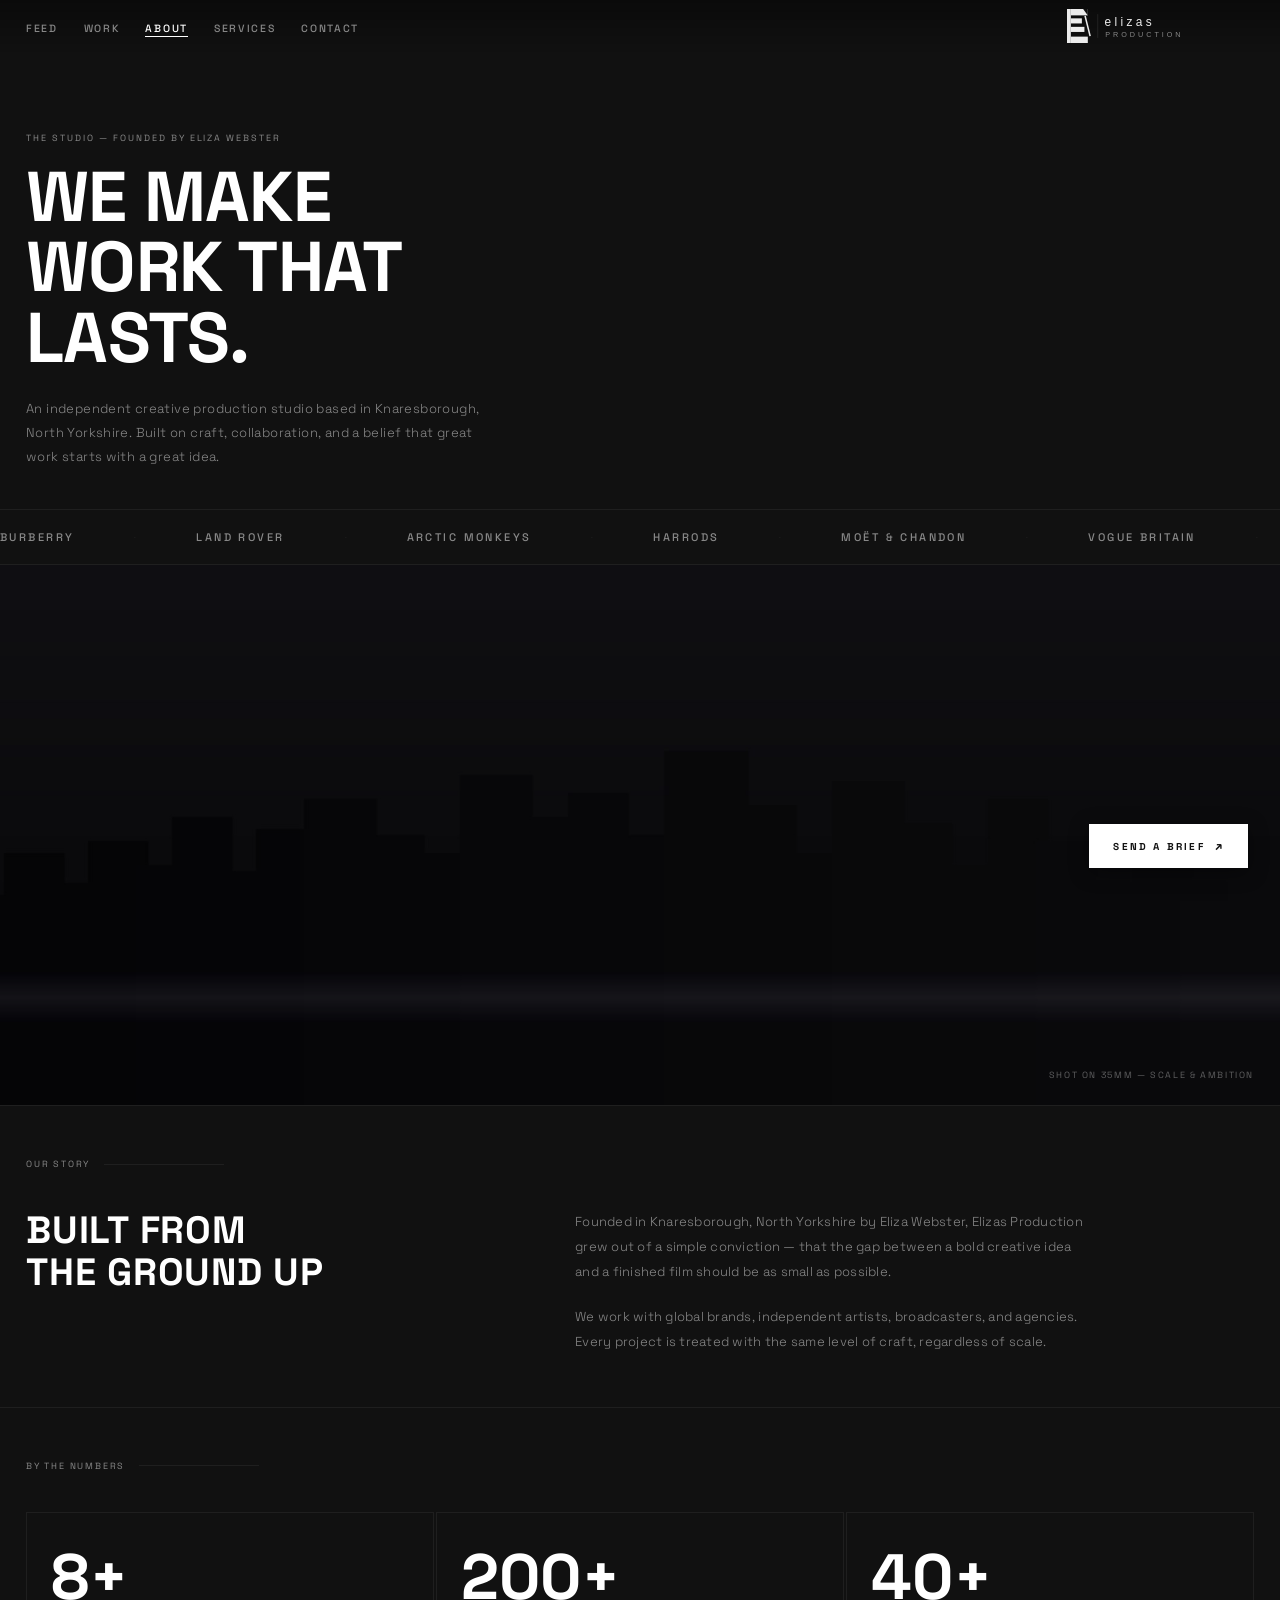
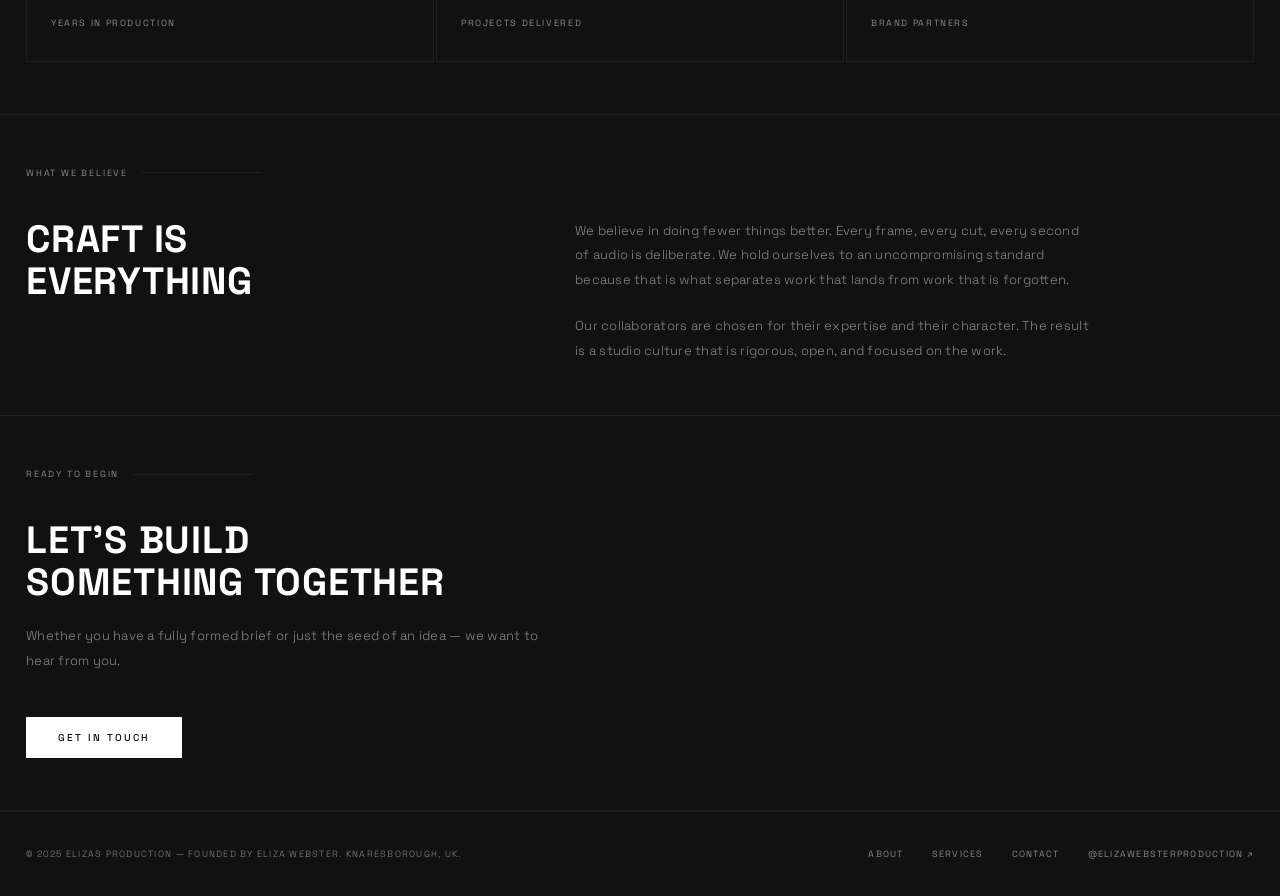
<file: about.html>
<!DOCTYPE html>
<html lang="en">
<head>
  <meta charset="UTF-8"/>
  <meta name="viewport" content="width=device-width, initial-scale=1.0"/>
  <meta name="description" content="About Elizas Production — founded by Eliza Webster in Knaresborough, UK. An independent creative studio built for film, music video, and brand work."/>
  <meta name="theme-color" content="#111111"/>
  <title>About — Elizas Production</title>
  <link rel="icon" href="/assets/logo/elizas-production-mark.svg" type="image/svg+xml"/>
  <link rel="preconnect" href="https://fonts.googleapis.com"/>
  <link rel="preconnect" href="https://fonts.gstatic.com" crossorigin/>
  <link href="https://fonts.googleapis.com/css2?family=Space+Grotesk:wght@300;400;500;700&display=swap" rel="stylesheet"/>
  <link rel="stylesheet" href="/css/main.css"/>
</head>
<body class="page-body">

  <!-- ═══ NAVIGATION ═══ -->
  <nav id="nav" role="navigation" aria-label="Primary navigation">
    <ul class="nav-links" role="list">
      <li><a href="/"              class="nav-link">FEED</a></li>
      <li><a href="/"              class="nav-link">WORK</a></li>
      <li><a href="/about.html"    class="nav-link is-active">ABOUT</a></li>
      <li><a href="/services.html" class="nav-link">SERVICES</a></li>
      <li><a href="/contact.html"  class="nav-link">CONTACT</a></li>
    </ul>
    <div class="nav-identity">
      <a href="/">
        <img src="/assets/logo/elizas-production.svg"
             alt="Elizas Production"
             class="nav-logo"
             width="220" height="40"/>
      </a>
    </div>
  </nav>

  <!-- ═══ STICKY CTA ═══ -->
  <a href="/contact.html" class="sticky-cta" aria-label="Send a brief">
    SEND A BRIEF <span class="sticky-cta-arrow">↗</span>
  </a>

  <!-- ═══ PAGE CONTENT ═══ -->
  <div class="page-content">

    <!-- Hero -->
    <section class="page-hero">
      <p class="page-eyebrow">The Studio — Founded by Eliza Webster</p>
      <h1 class="page-title">We Make<br/>Work That<br/>Lasts.</h1>
      <p class="page-subtitle">
        An independent creative production studio based in Knaresborough, North Yorkshire.
        Built on craft, collaboration, and a belief that great work starts with a great idea.
      </p>
    </section>

    <!-- Client Ticker -->
    <div class="client-ticker-section" aria-hidden="true">
      <div class="client-ticker-track">
        <div class="client-ticker-inner">
          <span class="ticker-client">Burberry</span><span class="ticker-divider">·</span>
          <span class="ticker-client">Land Rover</span><span class="ticker-divider">·</span>
          <span class="ticker-client">Arctic Monkeys</span><span class="ticker-divider">·</span>
          <span class="ticker-client">Harrods</span><span class="ticker-divider">·</span>
          <span class="ticker-client">Moët &amp; Chandon</span><span class="ticker-divider">·</span>
          <span class="ticker-client">Vogue Britain</span><span class="ticker-divider">·</span>
          <span class="ticker-client">Channel 4</span><span class="ticker-divider">·</span>
          <span class="ticker-client">Rolls-Royce</span><span class="ticker-divider">·</span>
          <span class="ticker-client">Spotify</span><span class="ticker-divider">·</span>
          <span class="ticker-client">Hunter</span><span class="ticker-divider">·</span>
          <span class="ticker-client">Aesop</span><span class="ticker-divider">·</span>
          <span class="ticker-client">The National</span><span class="ticker-divider">·</span>
          <span class="ticker-client">Bettys</span><span class="ticker-divider">·</span>
        </div>
        <div class="client-ticker-inner" aria-hidden="true">
          <span class="ticker-client">Burberry</span><span class="ticker-divider">·</span>
          <span class="ticker-client">Land Rover</span><span class="ticker-divider">·</span>
          <span class="ticker-client">Arctic Monkeys</span><span class="ticker-divider">·</span>
          <span class="ticker-client">Harrods</span><span class="ticker-divider">·</span>
          <span class="ticker-client">Moët &amp; Chandon</span><span class="ticker-divider">·</span>
          <span class="ticker-client">Vogue Britain</span><span class="ticker-divider">·</span>
          <span class="ticker-client">Channel 4</span><span class="ticker-divider">·</span>
          <span class="ticker-client">Rolls-Royce</span><span class="ticker-divider">·</span>
          <span class="ticker-client">Spotify</span><span class="ticker-divider">·</span>
          <span class="ticker-client">Hunter</span><span class="ticker-divider">·</span>
          <span class="ticker-client">Aesop</span><span class="ticker-divider">·</span>
          <span class="ticker-client">The National</span><span class="ticker-divider">·</span>
          <span class="ticker-client">Bettys</span><span class="ticker-divider">·</span>
        </div>
      </div>
    </div>

    <!-- Cinematic Image — city aerial (B&W film) -->
    <div class="page-image-full">
      <img src="/assets/images/hero/city-aerial.jpg"
           alt="Aerial cityscape — cinematic film photography"
           loading="lazy"/>
      <span class="page-image-caption">Shot on 35mm — Scale &amp; Ambition</span>
    </div>

    <!-- Story -->
    <section class="page-section">
      <p class="section-label">Our Story</p>
      <div class="about-grid">
        <div>
          <h2 class="section-heading">Built From<br/>The Ground Up</h2>
        </div>
        <div>
          <p class="section-body">
            Founded in Knaresborough, North Yorkshire by Eliza Webster, Elizas Production
            grew out of a simple conviction — that the gap between a bold creative idea
            and a finished film should be as small as possible.
          </p>
          <br/>
          <p class="section-body">
            We work with global brands, independent artists, broadcasters, and agencies.
            Every project is treated with the same level of craft, regardless of scale.
          </p>
        </div>
      </div>
    </section>

    <!-- Stats -->
    <section class="page-section">
      <p class="section-label">By The Numbers</p>
      <div class="about-stat-grid">
        <div class="about-stat">
          <div class="about-stat-num">8+</div>
          <div class="about-stat-label">Years in Production</div>
        </div>
        <div class="about-stat">
          <div class="about-stat-num">200+</div>
          <div class="about-stat-label">Projects Delivered</div>
        </div>
        <div class="about-stat">
          <div class="about-stat-num">40+</div>
          <div class="about-stat-label">Brand Partners</div>
        </div>
      </div>
    </section>

    <!-- What We Believe -->
    <section class="page-section">
      <p class="section-label">What We Believe</p>
      <div class="about-grid">
        <div>
          <h2 class="section-heading">Craft Is<br/>Everything</h2>
        </div>
        <div>
          <p class="section-body">
            We believe in doing fewer things better. Every frame, every cut,
            every second of audio is deliberate. We hold ourselves to an
            uncompromising standard because that is what separates work that
            lands from work that is forgotten.
          </p>
          <br/>
          <p class="section-body">
            Our collaborators are chosen for their expertise and their character.
            The result is a studio culture that is rigorous, open, and focused on the work.
          </p>
        </div>
      </div>
    </section>

    <!-- CTA -->
    <section class="page-section">
      <p class="section-label">Ready to Begin</p>
      <h2 class="section-heading">Let's Build<br/>Something Together</h2>
      <p class="section-body" style="margin-bottom:32px;">
        Whether you have a fully formed brief or just the seed of an idea — we want to hear from you.
      </p>
      <a href="/contact.html" class="btn-submit" style="display:inline-block; text-decoration:none;">GET IN TOUCH</a>
    </section>

    <!-- Footer -->
    <footer class="page-footer">
      <span class="footer-copy">&copy; 2025 Elizas Production — Founded by Eliza Webster. Knaresborough, UK.</span>
      <nav class="footer-links" aria-label="Footer navigation">
        <a href="/about.html"    class="footer-link">About</a>
        <a href="/services.html" class="footer-link">Services</a>
        <a href="/contact.html"  class="footer-link">Contact</a>
        <a href="https://www.instagram.com/elizawebsterproduction"
           target="_blank" rel="noopener noreferrer"
           class="footer-link footer-ig">@elizawebsterproduction ↗</a>
      </nav>
    </footer>

  </div><!-- /page-content -->

</body>
</html>
</file>
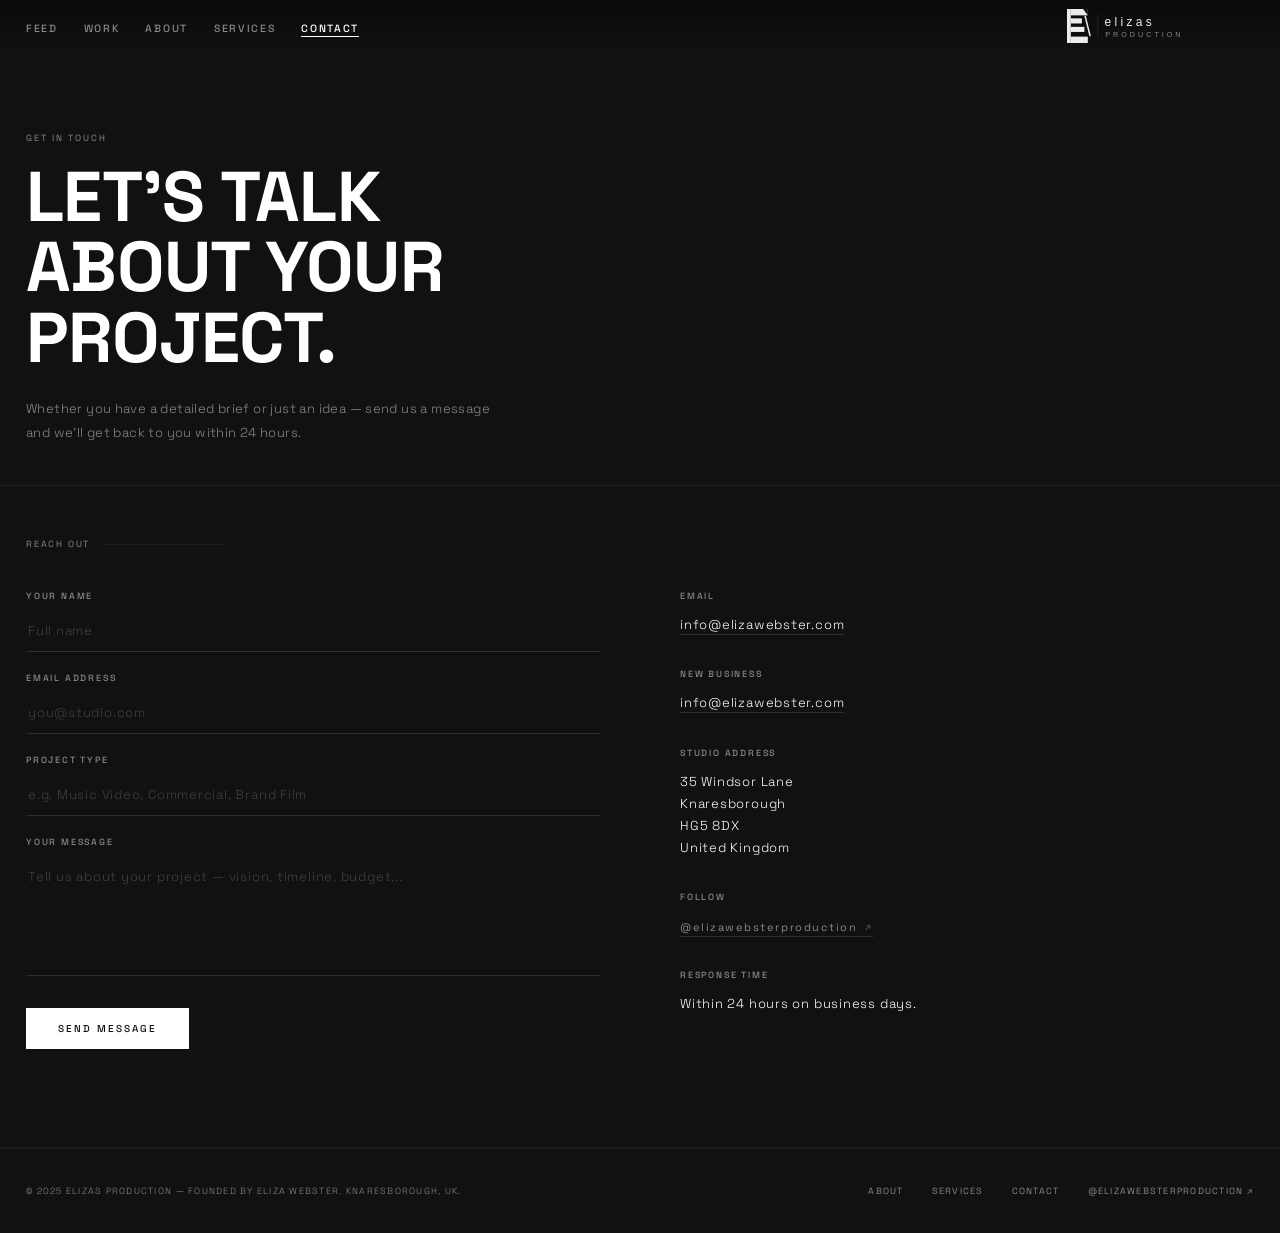
<file: contact.html>
<!DOCTYPE html>
<html lang="en">
<head>
  <meta charset="UTF-8"/>
  <meta name="viewport" content="width=device-width, initial-scale=1.0"/>
  <meta name="description" content="Contact Elizas Production — start a project, send a brief, or just say hello."/>
  <meta name="theme-color" content="#111111"/>
  <title>Contact — Elizas Production</title>
  <link rel="icon" href="/assets/logo/elizas-production-mark.svg" type="image/svg+xml"/>
  <link rel="preconnect" href="https://fonts.googleapis.com"/>
  <link rel="preconnect" href="https://fonts.gstatic.com" crossorigin/>
  <link href="https://fonts.googleapis.com/css2?family=Space+Grotesk:wght@300;400;500;700&display=swap" rel="stylesheet"/>
  <link rel="stylesheet" href="/css/main.css"/>
</head>
<body class="page-body">

  <!-- ═══ NAVIGATION ═══ -->
  <nav id="nav" role="navigation" aria-label="Primary navigation">
    <ul class="nav-links" role="list">
      <li><a href="/"              class="nav-link">FEED</a></li>
      <li><a href="/"              class="nav-link">WORK</a></li>
      <li><a href="/about.html"    class="nav-link">ABOUT</a></li>
      <li><a href="/services.html" class="nav-link">SERVICES</a></li>
      <li><a href="/contact.html"  class="nav-link is-active">CONTACT</a></li>
    </ul>
    <div class="nav-identity">
      <a href="/">
        <img src="/assets/logo/elizas-production.svg"
             alt="Elizas Production"
             class="nav-logo"
             width="220" height="40"/>
      </a>
    </div>
  </nav>

  <!-- ═══ PAGE CONTENT ═══ -->
  <div class="page-content">

    <!-- Hero -->
    <section class="page-hero">
      <p class="page-eyebrow">Get in Touch</p>
      <h1 class="page-title">Let's Talk<br/>About Your<br/>Project.</h1>
      <p class="page-subtitle">
        Whether you have a detailed brief or just an idea — send us a message
        and we'll get back to you within 24 hours.
      </p>
    </section>

    <!-- Contact Form + Info -->
    <section class="page-section">
      <p class="section-label">Reach Out</p>
      <div class="contact-grid">

        <!-- Form -->
        <form class="contact-form" id="contactForm" novalidate>

          <div class="form-group">
            <label for="name" class="form-label">Your Name</label>
            <input type="text" id="name" name="name"
                   class="form-input" placeholder="Full name"
                   autocomplete="name" required/>
          </div>

          <div class="form-group">
            <label for="email" class="form-label">Email Address</label>
            <input type="email" id="email" name="email"
                   class="form-input" placeholder="you@studio.com"
                   autocomplete="email" required/>
          </div>

          <div class="form-group">
            <label for="project" class="form-label">Project Type</label>
            <input type="text" id="project" name="project"
                   class="form-input" placeholder="e.g. Music Video, Commercial, Brand Film"/>
          </div>

          <div class="form-group">
            <label for="message" class="form-label">Your Message</label>
            <textarea id="message" name="message"
                      class="form-textarea"
                      placeholder="Tell us about your project — vision, timeline, budget..."
                      required></textarea>
          </div>

          <button type="submit" class="btn-submit" id="submitBtn">SEND MESSAGE</button>

          <p id="formStatus" class="form-status" aria-live="polite"></p>

        </form>

        <!-- Info -->
        <div class="contact-info">

          <div class="contact-info-block">
            <p class="contact-info-label">Email</p>
            <p class="contact-info-value">
              <a href="mailto:info@elizawebster.com">info@elizawebster.com</a>
            </p>
          </div>

          <div class="contact-info-block">
            <p class="contact-info-label">New Business</p>
            <p class="contact-info-value">
              <a href="mailto:info@elizawebster.com">info@elizawebster.com</a>
            </p>
          </div>

          <div class="contact-info-block">
            <p class="contact-info-label">Studio Address</p>
            <p class="contact-info-value">
              35 Windsor Lane<br/>
              Knaresborough<br/>
              HG5 8DX<br/>
              United Kingdom
            </p>
          </div>

          <div class="contact-info-block">
            <p class="contact-info-label">Follow</p>
            <a href="https://www.instagram.com/elizawebsterproduction"
               target="_blank"
               rel="noopener noreferrer"
               class="instagram-link"
               aria-label="Follow Elizas Production on Instagram">
              <span class="ig-handle">@elizawebsterproduction</span>
              <span class="ig-arrow">↗</span>
            </a>
          </div>

          <div class="contact-info-block">
            <p class="contact-info-label">Response Time</p>
            <p class="contact-info-value">Within 24 hours on business days.</p>
          </div>

        </div>
      </div>
    </section>

    <!-- Footer -->
    <footer class="page-footer">
      <span class="footer-copy">&copy; 2025 Elizas Production — Founded by Eliza Webster. Knaresborough, UK.</span>
      <nav class="footer-links" aria-label="Footer navigation">
        <a href="/about.html"    class="footer-link">About</a>
        <a href="/services.html" class="footer-link">Services</a>
        <a href="/contact.html"  class="footer-link">Contact</a>
        <a href="https://www.instagram.com/elizawebsterproduction"
           target="_blank" rel="noopener noreferrer"
           class="footer-link footer-ig">@elizawebsterproduction ↗</a>
      </nav>
    </footer>

  </div><!-- /page-content -->

  <script>
    document.getElementById('contactForm').addEventListener('submit', function(e) {
      e.preventDefault();
      const btn    = document.getElementById('submitBtn');
      const status = document.getElementById('formStatus');
      const name   = document.getElementById('name').value.trim();
      const email  = document.getElementById('email').value.trim();
      const msg    = document.getElementById('message').value.trim();

      if (!name || !email || !msg) {
        status.textContent = 'Please fill in all required fields.';
        status.className = 'form-status is-error';
        return;
      }
      if (!/^[^\s@]+@[^\s@]+\.[^\s@]+$/.test(email)) {
        status.textContent = 'Please enter a valid email address.';
        status.className = 'form-status is-error';
        return;
      }

      btn.textContent = 'SENDING…';
      btn.disabled = true;
      status.textContent = '';

      setTimeout(() => {
        status.textContent = 'Message sent. We\'ll be in touch within 24 hours.';
        status.className = 'form-status is-success';
        btn.textContent = 'SENT ✓';
        this.reset();
        setTimeout(() => {
          btn.textContent = 'SEND MESSAGE';
          btn.disabled = false;
          status.textContent = '';
        }, 5000);
      }, 1200);
    });
  </script>


</body>
</html>
</file>
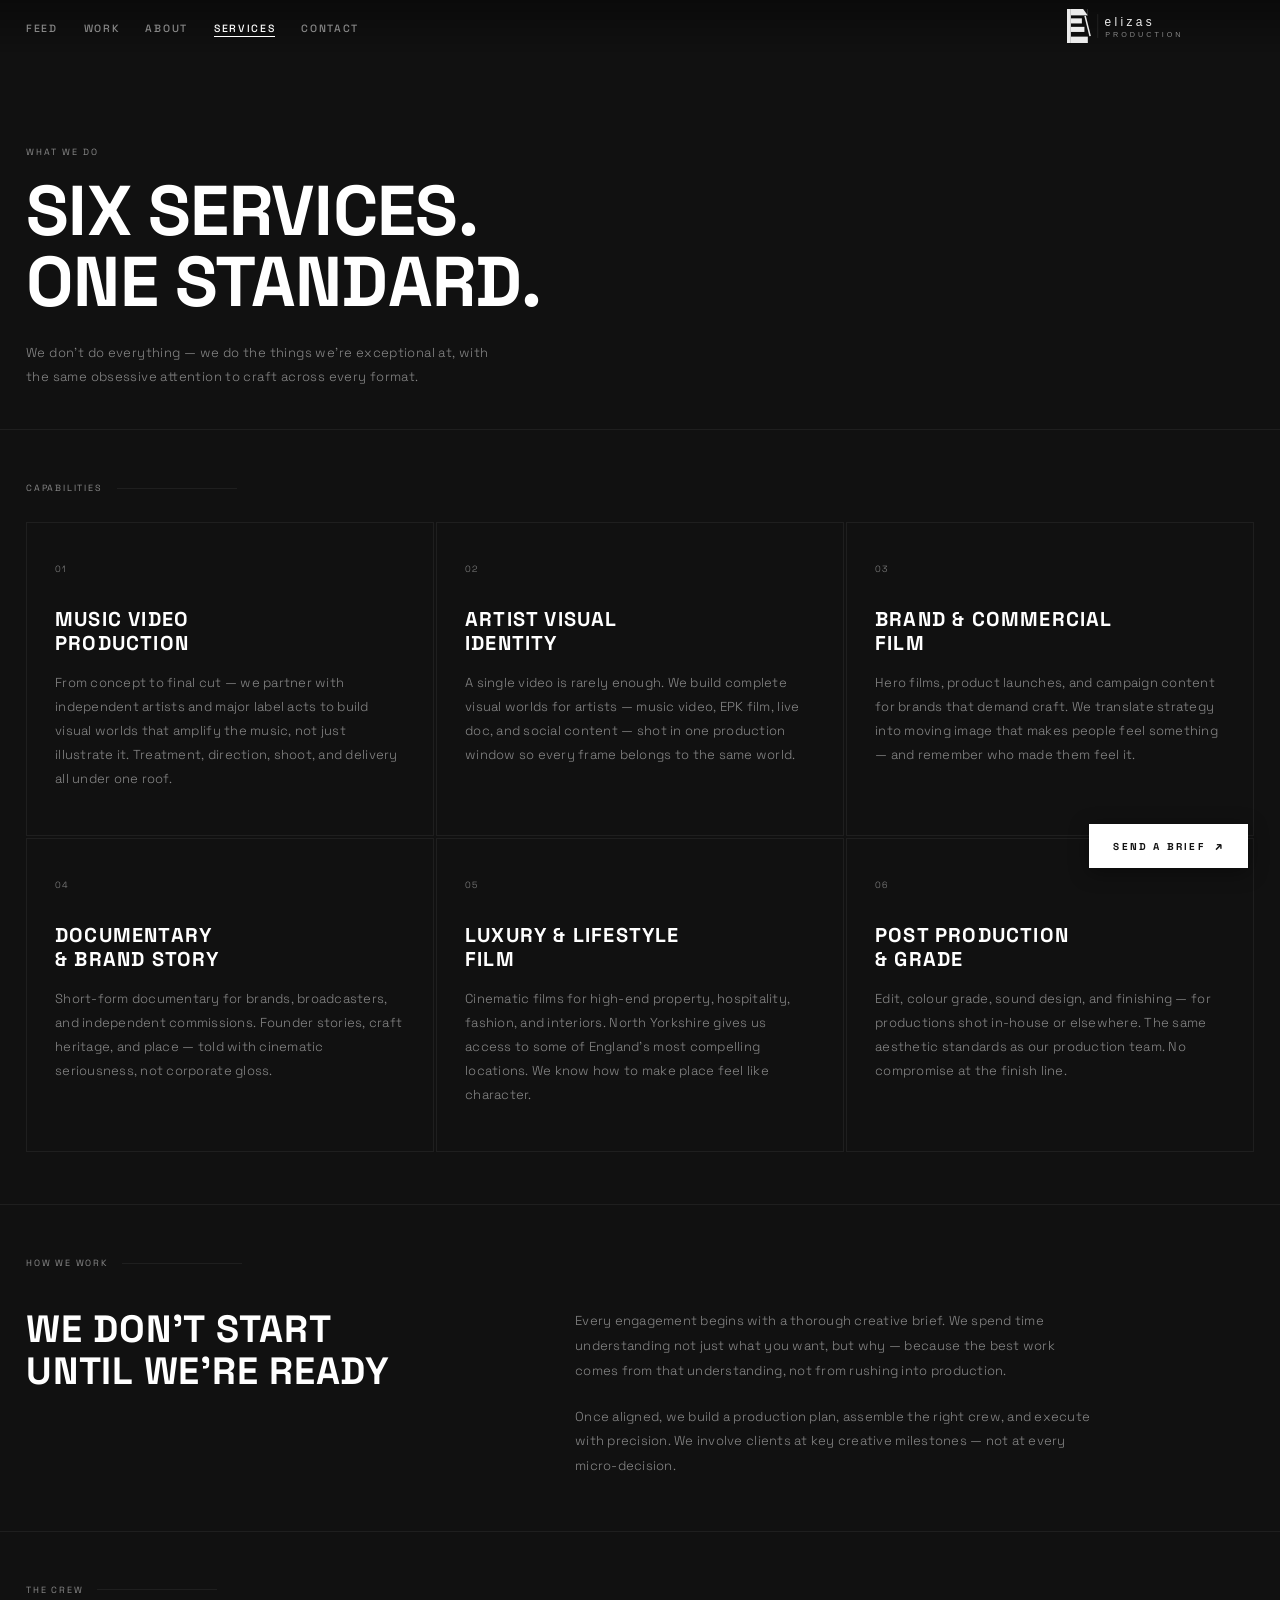
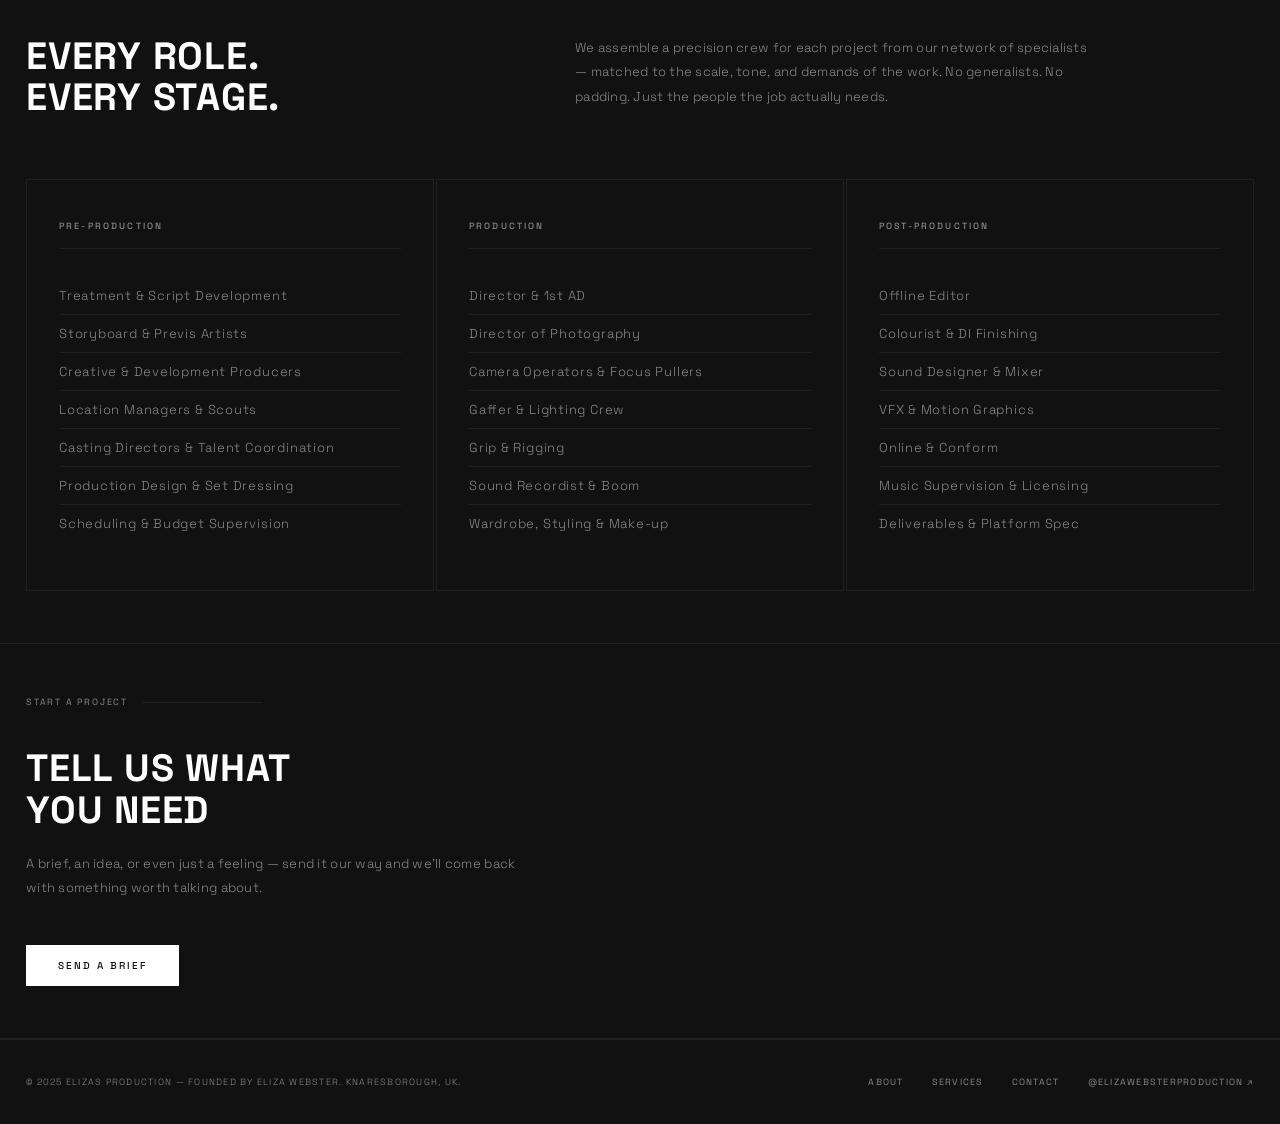
<file: services.html>
<!DOCTYPE html>
<html lang="en">
<head>
  <meta charset="UTF-8"/>
  <meta name="viewport" content="width=device-width, initial-scale=1.0"/>
  <meta name="description" content="Elizas Production Services — Music Video, Brand Film, Artist Visual Identity, Documentary, Luxury Lifestyle &amp; Post Production. Knaresborough, UK."/>
  <meta name="theme-color" content="#111111"/>
  <title>Services — Elizas Production</title>
  <link rel="icon" href="/assets/logo/elizas-production-mark.svg" type="image/svg+xml"/>
  <link rel="preconnect" href="https://fonts.googleapis.com"/>
  <link rel="preconnect" href="https://fonts.gstatic.com" crossorigin/>
  <link href="https://fonts.googleapis.com/css2?family=Space+Grotesk:wght@300;400;500;700&display=swap" rel="stylesheet"/>
  <link rel="stylesheet" href="/css/main.css"/>
</head>
<body class="page-body">

  <!-- ═══ NAVIGATION ═══ -->
  <nav id="nav" role="navigation" aria-label="Primary navigation">
    <ul class="nav-links" role="list">
      <li><a href="/"              class="nav-link">FEED</a></li>
      <li><a href="/"              class="nav-link">WORK</a></li>
      <li><a href="/about.html"    class="nav-link">ABOUT</a></li>
      <li><a href="/services.html" class="nav-link is-active">SERVICES</a></li>
      <li><a href="/contact.html"  class="nav-link">CONTACT</a></li>
    </ul>
    <div class="nav-identity">
      <a href="/">
        <img src="/assets/logo/elizas-production.svg"
             alt="Elizas Production"
             class="nav-logo"
             width="220" height="40"/>
      </a>
    </div>
  </nav>

  <!-- ═══ STICKY CTA ═══ -->
  <a href="/contact.html" class="sticky-cta" aria-label="Send a brief">
    SEND A BRIEF <span class="sticky-cta-arrow">↗</span>
  </a>

  <!-- ═══ PAGE CONTENT ═══ -->
  <div class="page-content">

    <!-- Hero -->
    <section class="page-hero">
      <p class="page-eyebrow">What We Do</p>
      <h1 class="page-title">Six Services.<br/>One Standard.</h1>
      <p class="page-subtitle">
        We don't do everything — we do the things we're exceptional at,
        with the same obsessive attention to craft across every format.
      </p>
    </section>

    <!-- Services Grid -->
    <section class="page-section">
      <p class="section-label" style="margin-bottom: 28px;">Capabilities</p>
      <div class="services-grid">

        <div class="service-card">
          <p class="service-num">01</p>
          <h2 class="service-title">Music Video<br/>Production</h2>
          <p class="service-desc">
            From concept to final cut — we partner with independent artists and major label acts
            to build visual worlds that amplify the music, not just illustrate it.
            Treatment, direction, shoot, and delivery all under one roof.
          </p>
        </div>

        <div class="service-card">
          <p class="service-num">02</p>
          <h2 class="service-title">Artist Visual<br/>Identity</h2>
          <p class="service-desc">
            A single video is rarely enough. We build complete visual worlds for artists —
            music video, EPK film, live doc, and social content — shot in one production
            window so every frame belongs to the same world.
          </p>
        </div>

        <div class="service-card">
          <p class="service-num">03</p>
          <h2 class="service-title">Brand &amp; Commercial<br/>Film</h2>
          <p class="service-desc">
            Hero films, product launches, and campaign content for brands that demand craft.
            We translate strategy into moving image that makes people feel something —
            and remember who made them feel it.
          </p>
        </div>

        <div class="service-card">
          <p class="service-num">04</p>
          <h2 class="service-title">Documentary<br/>&amp; Brand Story</h2>
          <p class="service-desc">
            Short-form documentary for brands, broadcasters, and independent commissions.
            Founder stories, craft heritage, and place — told with cinematic seriousness,
            not corporate gloss.
          </p>
        </div>

        <div class="service-card">
          <p class="service-num">05</p>
          <h2 class="service-title">Luxury &amp; Lifestyle<br/>Film</h2>
          <p class="service-desc">
            Cinematic films for high-end property, hospitality, fashion, and interiors.
            North Yorkshire gives us access to some of England's most compelling locations.
            We know how to make place feel like character.
          </p>
        </div>

        <div class="service-card">
          <p class="service-num">06</p>
          <h2 class="service-title">Post Production<br/>&amp; Grade</h2>
          <p class="service-desc">
            Edit, colour grade, sound design, and finishing — for productions shot
            in-house or elsewhere. The same aesthetic standards as our production team.
            No compromise at the finish line.
          </p>
        </div>

      </div>
    </section>

    <!-- How We Work — moved above crew for better flow -->
    <section class="page-section">
      <p class="section-label">How We Work</p>
      <div class="about-grid">
        <div>
          <h2 class="section-heading">We Don't Start<br/>Until We're Ready</h2>
        </div>
        <div>
          <p class="section-body">
            Every engagement begins with a thorough creative brief. We spend time
            understanding not just what you want, but why — because the best work
            comes from that understanding, not from rushing into production.
          </p>
          <br/>
          <p class="section-body">
            Once aligned, we build a production plan, assemble the right crew,
            and execute with precision. We involve clients at key creative milestones —
            not at every micro-decision.
          </p>
        </div>
      </div>
    </section>

    <!-- Production Crew -->
    <section class="page-section">
      <p class="section-label">The Crew</p>
      <div class="about-grid" style="margin-bottom:40px;">
        <div>
          <h2 class="section-heading">Every Role.<br/>Every Stage.</h2>
        </div>
        <div>
          <p class="section-body">
            We assemble a precision crew for each project from our network of specialists —
            matched to the scale, tone, and demands of the work.
            No generalists. No padding. Just the people the job actually needs.
          </p>
        </div>
      </div>

      <div class="crew-phases">

        <div class="crew-phase">
          <p class="crew-phase-label">Pre-Production</p>
          <ul class="crew-list">
            <li>Treatment &amp; Script Development</li>
            <li>Storyboard &amp; Previs Artists</li>
            <li>Creative &amp; Development Producers</li>
            <li>Location Managers &amp; Scouts</li>
            <li>Casting Directors &amp; Talent Coordination</li>
            <li>Production Design &amp; Set Dressing</li>
            <li>Scheduling &amp; Budget Supervision</li>
          </ul>
        </div>

        <div class="crew-phase">
          <p class="crew-phase-label">Production</p>
          <ul class="crew-list">
            <li>Director &amp; 1st AD</li>
            <li>Director of Photography</li>
            <li>Camera Operators &amp; Focus Pullers</li>
            <li>Gaffer &amp; Lighting Crew</li>
            <li>Grip &amp; Rigging</li>
            <li>Sound Recordist &amp; Boom</li>
            <li>Wardrobe, Styling &amp; Make-up</li>
          </ul>
        </div>

        <div class="crew-phase">
          <p class="crew-phase-label">Post-Production</p>
          <ul class="crew-list">
            <li>Offline Editor</li>
            <li>Colourist &amp; DI Finishing</li>
            <li>Sound Designer &amp; Mixer</li>
            <li>VFX &amp; Motion Graphics</li>
            <li>Online &amp; Conform</li>
            <li>Music Supervision &amp; Licensing</li>
            <li>Deliverables &amp; Platform Spec</li>
          </ul>
        </div>

      </div>
    </section>

    <!-- CTA -->
    <section class="page-section">
      <p class="section-label">Start a Project</p>
      <h2 class="section-heading">Tell Us What<br/>You Need</h2>
      <p class="section-body" style="margin-bottom:32px;">
        A brief, an idea, or even just a feeling — send it our way and we'll
        come back with something worth talking about.
      </p>
      <a href="/contact.html" class="btn-submit" style="display:inline-block; text-decoration:none;">SEND A BRIEF</a>
    </section>

    <!-- Footer -->
    <footer class="page-footer">
      <span class="footer-copy">&copy; 2025 Elizas Production — Founded by Eliza Webster. Knaresborough, UK.</span>
      <nav class="footer-links" aria-label="Footer navigation">
        <a href="/about.html"    class="footer-link">About</a>
        <a href="/services.html" class="footer-link">Services</a>
        <a href="/contact.html"  class="footer-link">Contact</a>
        <a href="https://www.instagram.com/elizawebsterproduction"
           target="_blank" rel="noopener noreferrer"
           class="footer-link footer-ig">@elizawebsterproduction ↗</a>
      </nav>
    </footer>

  </div><!-- /page-content -->

</body>
</html>
</file>
<file: css/main.css>
/* ============================================================
   WEBSTER PRODUCTIONS — main.css
   Cinematic portfolio design system
   ============================================================ */

/* ── DESIGN TOKENS ─────────────────────────────────────────── */
:root {
  /* Palette */
  --bg:              #111111;
  --bg-deep:         #0a0a0a;
  --bg-panel:        rgba(10, 10, 10, 0.97);
  --white:           #FFFFFF;
  --white-dim:       rgba(255, 255, 255, 0.50);
  --white-faint:     rgba(255, 255, 255, 0.12);
  --white-ghost:     rgba(255, 255, 255, 0.06);

  /* Typography */
  --font:            'Space Grotesk', sans-serif;
  --size-nav:        10.5px;
  --size-label-sm:   9.5px;
  --size-label-lg:   12px;
  --track-nav:       0.16em;
  --track-wide:      0.20em;

  /* Layout */
  --nav-h:           52px;
  --strip-h:         74px;
  --ctrl-pad:        26px;
  --strip-gap:       5px;
  --thumb-w:         110px;
  --thumb-h:         62px;
  --thumb-w-active:  130px;

  /* Motion */
  --ease:            cubic-bezier(0.25, 0, 0, 1);
  --t-fast:          0.16s;
  --t-med:           0.36s;
  --t-hero:          0.70s;
}

/* ── RESET ──────────────────────────────────────────────────── */
*, *::before, *::after {
  box-sizing: border-box;
  margin: 0;
  padding: 0;
}

html {
  font-size: 16px;
  -webkit-font-smoothing: antialiased;
  -moz-osx-font-smoothing: grayscale;
}

body {
  font-family: var(--font);
  background: var(--bg);
  color: var(--white);
  overflow: hidden;           /* viewport-locked — no page scroll */
  width: 100vw;
  height: 100vh;
  user-select: none;
}

a {
  color: inherit;
  text-decoration: none;
}

button {
  font-family: var(--font);
  cursor: pointer;
  border: none;
  background: none;
  color: inherit;
}

ul { list-style: none; }
address { font-style: normal; }

/* ── NAVIGATION ─────────────────────────────────────────────── */
#nav {
  position: fixed;
  top: 0; left: 0; right: 0;
  height: var(--nav-h);
  z-index: 100;
  display: flex;
  align-items: center;
  justify-content: space-between;
  padding: 0 var(--ctrl-pad);
  /* Transparent — hero bleeds through, top overlay gradient handles legibility */
}

/* Nav top gradient for legibility over hero */
#nav::before {
  content: '';
  position: absolute;
  inset: 0;
  background: linear-gradient(to bottom, rgba(0,0,0,0.38) 0%, transparent 100%);
  pointer-events: none;
  z-index: -1;
}

/* Left nav links */
.nav-links {
  display: flex;
  gap: 26px;
  align-items: center;
}

.nav-link {
  font-size: var(--size-nav);
  font-weight: 500;
  letter-spacing: var(--track-nav);
  color: var(--white-dim);
  text-transform: uppercase;
  transition: color var(--t-fast);
  position: relative;
  padding-bottom: 2px;
}

.nav-link::after {
  content: '';
  position: absolute;
  bottom: 0; left: 0;
  width: 0; height: 1px;
  background: var(--white);
  transition: width var(--t-med) var(--ease);
}

.nav-link:hover,
.nav-link.is-active {
  color: var(--white);
}

.nav-link:hover::after,
.nav-link.is-active::after {
  width: 100%;
}

/* Right identity */
.nav-identity {
  display: flex;
  align-items: center;
  gap: 10px;
  white-space: nowrap;
  margin-left: auto;
}

.nav-studio-name {
  font-size: var(--size-nav);
  font-weight: 700;
  letter-spacing: 0.22em;
  color: var(--white);
  text-transform: uppercase;
}

.nav-divider {
  color: var(--white-faint);
  font-size: 9px;
}

.nav-tagline {
  font-size: 9px;
  letter-spacing: 0.16em;
  color: var(--white-dim);
  text-transform: uppercase;
  font-weight: 300;
}

.nav-re-link {
  font-size: 9px;
  font-weight: 700;
  letter-spacing: 0.18em;
  color: var(--white);
  border: 1px solid var(--white-faint);
  padding: 2px 8px 1px;
  transition: border-color var(--t-fast), color var(--t-fast);
  text-transform: uppercase;
}

.nav-re-link:hover {
  border-color: var(--white);
}

/* Logo lockup (centre nav) */
.nav-logo {
  display: block;
  height: 34px;
  width: auto;
  opacity: 0.92;
  transition: opacity var(--t-fast);
}

.nav-logo:hover {
  opacity: 1;
}

/* Mark only (right nav) */
.nav-logo-mark {
  display: flex;
  align-items: center;
  justify-content: center;
  flex-shrink: 0;
}

.nav-mark-img {
  display: block;
  height: 26px;
  width: auto;
  opacity: 0.80;
  transition: opacity var(--t-fast);
}

.nav-logo-mark:hover .nav-mark-img {
  opacity: 1;
}

/* ── HERO ───────────────────────────────────────────────────── */
#hero {
  position: fixed;
  inset: 0;
  z-index: 0;
  background: var(--bg);
}

/* Waterfall ambient base — always playing, lowest layer */
.base-video {
  position: absolute;
  inset: 0;
  width: 100%;
  height: 100%;
  object-fit: cover;
  object-position: center;
  z-index: 0;
  opacity: 1;
  filter: brightness(0.55) saturate(0.7);
}

.hero-bg {
  position: absolute;
  inset: 0;
  background-size: cover;
  background-position: center;
  background-repeat: no-repeat;
  z-index: 1;
  /* Semi-transparent so waterfall bleeds through on gradient projects */
  opacity: 0.72;
  mix-blend-mode: multiply;
  transition:
    opacity var(--t-hero) var(--ease),
    transform var(--t-hero) var(--ease);
  will-change: opacity, transform;
}

.hero-bg.is-transitioning {
  opacity: 0;
  transform: scale(1.025);
}

/* Project video — sibling of hero-bg, clean layer, no blend */
.hero-video {
  position: absolute;
  inset: 0;
  width: 100%;
  height: 100%;
  object-fit: cover;
  object-position: center;
  z-index: 2;
  display: none;
  opacity: 0;
  transition: opacity 0.6s var(--ease);
}

.hero-video.is-active {
  display: block;
  opacity: 1;
}

/* Gradient overlay: darkens top (nav) and bottom (labels + strip) */
.hero-overlay {
  position: absolute;
  inset: 0;
  z-index: 3;
  background: linear-gradient(
    to bottom,
    rgba(0, 0, 0, 0.52) 0%,
    rgba(0, 0, 0, 0.08) 22%,
    rgba(0, 0, 0, 0.00) 45%,
    rgba(0, 0, 0, 0.00) 55%,
    rgba(0, 0, 0, 0.52) 80%,
    rgba(0, 0, 0, 0.82) 100%
  );
  pointer-events: none;
}

/* Three labels overlaid on hero */
.hero-labels {
  position: absolute;
  bottom: calc(var(--strip-h) + 18px);
  left: 0; right: 0;
  z-index: 4;
  display: grid;
  grid-template-columns: 1fr 1fr 1fr;
  align-items: end;
  padding: 0 var(--ctrl-pad);
  pointer-events: none;
}

.hero-label {
  font-size: var(--size-label-sm);
  font-weight: 400;
  text-transform: uppercase;
  letter-spacing: var(--track-wide);
  color: var(--white);
  opacity: 0;
  transform: translateY(8px);
  transition:
    opacity var(--t-med) var(--ease),
    transform var(--t-med) var(--ease);
}

.hero-label.is-visible {
  opacity: 1;
  transform: translateY(0);
}

.label-client  { grid-column: 1; text-align: left; }

.label-project {
  grid-column: 2;
  text-align: center;
  font-size: var(--size-label-lg);
  font-weight: 500;
  letter-spacing: 0.24em;
}

.label-job {
  grid-column: 3;
  text-align: right;
  color: var(--white-dim);
  font-weight: 300;
}

/* Project story line — centred just above labels */
.hero-story {
  position: absolute;
  bottom: calc(var(--strip-h) + 52px);
  left: 0; right: 0;
  z-index: 4;
  text-align: center;
  padding: 0 var(--ctrl-pad);
  font-size: 10px;
  font-weight: 300;
  letter-spacing: 0.18em;
  color: rgba(255,255,255,0.45);
  text-transform: uppercase;
  pointer-events: none;
  opacity: 0;
  transform: translateY(6px);
  transition: opacity 0.5s var(--ease) 0.2s, transform 0.5s var(--ease) 0.2s;
  max-width: 600px;
  margin: 0 auto;
  white-space: nowrap;
  overflow: hidden;
  text-overflow: ellipsis;
}

.hero-story.is-visible {
  opacity: 1;
  transform: translateY(0);
}

/* ── ORBIT WORDS ────────────────────────────────────────────── */
.orbit-container {
  position: absolute;
  inset: 0;
  pointer-events: none;
  z-index: 0;
  overflow: hidden;
}

.orbit-word {
  position: absolute;
  font-size: 9px;
  font-weight: 500;
  letter-spacing: 0.28em;
  text-transform: uppercase;
  color: rgba(255,255,255,0.06);
  white-space: nowrap;
  pointer-events: none;
  user-select: none;
  will-change: transform;
}

/* ── PLAYBACK CONTROLS ──────────────────────────────────────── */
#controls {
  position: fixed;
  bottom: var(--strip-h);
  left: 0; right: 0;
  height: 46px;
  z-index: 50;
  display: flex;
  align-items: center;
  justify-content: space-between;
  padding: 0 var(--ctrl-pad);
  pointer-events: none;
}

.ctrl-btn {
  pointer-events: all;
  width: 30px;
  height: 30px;
  display: flex;
  align-items: center;
  justify-content: center;
  border: 1px solid rgba(255, 255, 255, 0.28);
  opacity: 0.65;
  transition: opacity var(--t-fast), border-color var(--t-fast);
  flex-shrink: 0;
}

.ctrl-btn:hover {
  opacity: 1;
  border-color: var(--white);
}

.ctrl-btn svg {
  width: 11px;
  height: 11px;
}

/* Play / pause icon toggle */
.icon-play  { display: none; }
.icon-pause { display: block; }

.ctrl-play.is-paused .icon-play  { display: block; }
.ctrl-play.is-paused .icon-pause { display: none; }

/* Sound icon toggle */
.icon-sound-off { display: none; }
.icon-sound-on  { display: block; }

.ctrl-mute.is-muted .icon-sound-off { display: block; }
.ctrl-mute.is-muted .icon-sound-on  { display: none; }

/* ── THUMBNAIL STRIP ────────────────────────────────────────── */
#strip {
  position: fixed;
  bottom: 0; left: 0; right: 0;
  height: var(--strip-h);
  z-index: 100;
  background: var(--bg-deep);
  border-top: 1px solid var(--white-ghost);
  display: flex;
  align-items: center;
  overflow: hidden;
  -webkit-mask-image: linear-gradient(to right, transparent 0%, black 60px, black calc(100% - 60px), transparent 100%);
  mask-image: linear-gradient(to right, transparent 0%, black 60px, black calc(100% - 60px), transparent 100%);
}

.strip-track {
  display: flex;
  align-items: center;
  gap: var(--strip-gap);
  padding: 0 var(--ctrl-pad);
  overflow-x: auto;
  scroll-behavior: smooth;
  scrollbar-width: none;
  -ms-overflow-style: none;
  width: 100%;
  height: 100%;
}

.strip-track::-webkit-scrollbar { display: none; }

.thumb {
  flex-shrink: 0;
  width: var(--thumb-w);
  height: var(--thumb-h);
  background-size: cover;
  background-position: center;
  background-repeat: no-repeat;
  border: 1px solid transparent;
  opacity: 0.40;
  cursor: pointer;
  transition:
    width var(--t-med) var(--ease),
    opacity var(--t-fast),
    border-color var(--t-fast);
  position: relative;
  overflow: hidden;
}

.thumb::after {
  content: '';
  position: absolute;
  inset: 0;
  background: transparent;
  transition: background var(--t-fast);
}

.thumb:hover {
  opacity: 0.78;
}

.thumb--active {
  width: var(--thumb-w-active);
  opacity: 1;
  border-color: rgba(255,255,255,0.7);
}

.thumb--active:hover {
  opacity: 1;
}

/* ── PANEL OVERLAYS ─────────────────────────────────────────── */
.panel {
  position: fixed;
  inset: 0;
  z-index: 200;
  background: var(--bg-panel);
  display: flex;
  align-items: center;
  justify-content: flex-start;
  opacity: 0;
  pointer-events: none;
  transition: opacity var(--t-med) var(--ease);
}

.panel.is-open {
  opacity: 1;
  pointer-events: all;
}

.panel-close {
  position: absolute;
  top: var(--ctrl-pad);
  right: var(--ctrl-pad);
  font-size: 18px;
  color: var(--white-dim);
  line-height: 1;
  padding: 6px;
  transition: color var(--t-fast);
}

.panel-close:hover { color: var(--white); }

.panel-body {
  padding: 72px var(--ctrl-pad) var(--ctrl-pad) 80px;
  max-width: 640px;
}

.panel-eyebrow {
  font-size: 9px;
  font-weight: 500;
  letter-spacing: 0.22em;
  color: var(--white-dim);
  text-transform: uppercase;
  margin-bottom: 20px;
}

.panel-heading {
  font-size: clamp(28px, 4.5vw, 56px);
  font-weight: 700;
  letter-spacing: 0.04em;
  text-transform: uppercase;
  color: var(--white);
  line-height: 0.92;
  margin-bottom: 28px;
}

.panel-text {
  font-size: 13px;
  font-weight: 300;
  letter-spacing: 0.04em;
  color: var(--white-dim);
  line-height: 1.9;
  max-width: 420px;
  margin-bottom: 28px;
}

.panel-address a {
  font-size: 11px;
  font-weight: 400;
  letter-spacing: 0.12em;
  color: var(--white-dim);
  border-bottom: 1px solid var(--white-faint);
  padding-bottom: 1px;
  transition: color var(--t-fast), border-color var(--t-fast);
  text-transform: lowercase;
}

.panel-address a:hover {
  color: var(--white);
  border-color: var(--white);
}

/* Work panel — full-width grid layout */
.panel--work {
  overflow-y: auto;
  display: flex;
  flex-direction: column;
}

.panel-body--work {
  padding: 72px 56px 56px;
  width: 100%;
  max-width: 1200px;
  flex: 1;
}

/* Smaller heading specifically for the WORK panel */
.panel-body--work .panel-eyebrow {
  margin-bottom: 10px;
}

.panel-body--work .panel-heading {
  font-size: clamp(18px, 2.2vw, 28px);
  letter-spacing: 0.18em;
  font-weight: 500;
  margin-bottom: 20px;
  color: var(--white-dim);
}

/* Grid of project cards */
.work-grid {
  margin-top: 24px;
  display: grid;
  grid-template-columns: repeat(auto-fill, minmax(200px, 1fr));
  gap: 3px;
}

.work-card {
  position: relative;
  aspect-ratio: 16 / 9;
  overflow: hidden;
  cursor: pointer;
  background: var(--bg-deep);
}

.work-card-thumb {
  width: 100%;
  height: 100%;
  object-fit: cover;
  display: block;
  transition: transform 0.5s var(--ease), filter 0.5s var(--ease);
  filter: brightness(0.72);
}

.work-card:hover .work-card-thumb {
  transform: scale(1.04);
  filter: brightness(0.9);
}

/* Overlay labels on each card — always visible */
.work-card-overlay {
  position: absolute;
  inset: 0;
  display: flex;
  flex-direction: column;
  justify-content: flex-end;
  padding: 14px 16px;
  background: linear-gradient(to top, rgba(0,0,0,0.78) 0%, transparent 60%);
  opacity: 1;
  transition: background 0.3s var(--ease);
}

.work-card:hover .work-card-overlay {
  background: linear-gradient(to top, rgba(0,0,0,0.90) 0%, transparent 65%);
}

.work-card-client {
  font-size: 10px;
  font-weight: 700;
  letter-spacing: 0.20em;
  text-transform: uppercase;
  color: var(--white);
  margin-bottom: 3px;
}

.work-card-title {
  font-size: 9px;
  font-weight: 300;
  letter-spacing: 0.14em;
  text-transform: uppercase;
  color: rgba(255,255,255,0.65);
}

/* Always-visible num badge top-left */
.work-card-badge {
  position: absolute;
  top: 10px;
  left: 12px;
  font-size: 8px;
  letter-spacing: 0.14em;
  color: rgba(255,255,255,0.35);
  font-weight: 400;
  pointer-events: none;
}

/* ── RESPONSIVE ─────────────────────────────────────────────── */
@media (max-width: 900px) {
  :root {
    --thumb-w:       86px;
    --thumb-h:       48px;
    --thumb-w-active:102px;
    --strip-h:       66px;
    --ctrl-pad:      20px;
  }

  .nav-identity { display: none; }
  .nav-tagline  { display: none; }

  .panel-body {
    padding-left: 40px;
  }
}

@media (max-width: 600px) {
  :root {
    --thumb-w:       70px;
    --thumb-h:       39px;
    --thumb-w-active: 84px;
    --strip-h:       58px;
    --ctrl-pad:      16px;
  }

  .nav-links { gap: 16px; }
  .nav-re-link { display: none; }

  .label-job { display: none; }

  .hero-labels {
    grid-template-columns: 1fr 1fr;
  }

  .label-project {
    grid-column: 2;
    text-align: right;
  }

  .panel-body {
    padding: 64px 16px 16px 16px;
  }
}

/* ── INSTAGRAM LINK ─────────────────────────────────────────── */
.instagram-link {
  display: inline-flex;
  align-items: center;
  gap: 8px;
  text-decoration: none;
  color: var(--white-dim);
  font-size: 11px;
  font-weight: 400;
  letter-spacing: 0.14em;
  padding-bottom: 2px;
  border-bottom: 1px solid var(--white-faint);
  transition: color var(--t-fast), border-color var(--t-fast);
}

.instagram-link:hover {
  color: var(--white);
  border-color: var(--white);
}

.ig-handle {
  font-family: var(--font);
  text-transform: lowercase;
}

.ig-arrow {
  font-size: 10px;
  opacity: 0.6;
  transition: transform var(--t-fast), opacity var(--t-fast);
}

.instagram-link:hover .ig-arrow {
  transform: translate(2px, -2px);
  opacity: 1;
}

/* Footer IG link — slightly dimmer, same hover */
.footer-ig {
  letter-spacing: 0.10em;
  font-size: 9px;
}

/* ── INNER PAGES ────────────────────────────────────────────── */

/* Page body — scrollable, padded below fixed nav */
.page-body {
  overflow-y: auto;
  overflow-x: hidden;
  height: 100vh;
}

/* Page sections sit below fixed nav */
.page-content {
  padding-top: var(--nav-h);
}

/* ── PAGE HERO ── */
.page-hero {
  min-height: 42vh;
  display: flex;
  flex-direction: column;
  justify-content: flex-end;
  padding: 80px var(--ctrl-pad) 40px;
  position: relative;
  border-bottom: 1px solid var(--white-ghost);
}

.page-eyebrow {
  font-size: 9px;
  font-weight: 400;
  letter-spacing: 0.22em;
  color: var(--white-dim);
  text-transform: uppercase;
  margin-bottom: 18px;
}

.page-title {
  font-size: clamp(36px, 5.5vw, 72px);
  font-weight: 700;
  letter-spacing: -0.01em;
  text-transform: uppercase;
  color: var(--white);
  line-height: 1.0;
  max-width: 760px;
}

.page-subtitle {
  font-size: 13px;
  font-weight: 300;
  letter-spacing: 0.03em;
  color: var(--white-dim);
  margin-top: 24px;
  max-width: 480px;
  line-height: 1.85;
}

/* ── PAGE SECTION ── */
.page-section {
  padding: 52px var(--ctrl-pad);
  border-bottom: 1px solid var(--white-ghost);
}

.page-section:last-child {
  border-bottom: none;
}

.section-label {
  font-size: 9px;
  font-weight: 400;
  letter-spacing: 0.20em;
  color: var(--white-dim);
  text-transform: uppercase;
  margin-bottom: 40px;
  display: flex;
  align-items: center;
  gap: 14px;
}

.section-label::after {
  content: '';
  flex: 1;
  height: 1px;
  background: var(--white-ghost);
  max-width: 120px;
}

.section-heading {
  font-size: clamp(22px, 3vw, 38px);
  font-weight: 700;
  letter-spacing: 0.02em;
  text-transform: uppercase;
  color: var(--white);
  line-height: 1.1;
  margin-bottom: 20px;
}

.section-body {
  font-size: 13px;
  font-weight: 300;
  letter-spacing: 0.02em;
  color: var(--white-dim);
  line-height: 1.9;
  max-width: 520px;
}

/* ── ABOUT — TWO-COLUMN LAYOUT ── */
.about-grid {
  display: grid;
  grid-template-columns: 1fr 1.4fr;
  gap: 64px;
  align-items: start;
}

.about-stat-grid {
  display: grid;
  grid-template-columns: repeat(3, 1fr);
  gap: 2px;
  margin-top: 0;
}

.about-stat {
  padding: 32px 24px;
  border: 1px solid var(--white-ghost);
  transition: background var(--t-med) var(--ease);
}

.about-stat:hover {
  background: var(--white-ghost);
}

.about-stat-num {
  font-size: clamp(36px, 5vw, 64px);
  font-weight: 700;
  color: var(--white);
  line-height: 1;
  margin-bottom: 8px;
}

.about-stat-label {
  font-size: 9px;
  font-weight: 400;
  letter-spacing: 0.18em;
  color: var(--white-dim);
  text-transform: uppercase;
}

/* ── SERVICES GRID ── */
.services-grid {
  display: grid;
  grid-template-columns: repeat(3, 1fr);
  gap: 2px;
  margin-top: 0;
}

.service-card {
  padding: 40px 28px 44px;
  border: 1px solid var(--white-ghost);
  cursor: default;
  transition: background var(--t-med) var(--ease),
              border-color var(--t-fast);
  position: relative;
  overflow: hidden;
}

.service-card::before {
  content: '';
  position: absolute;
  inset: 0;
  background: var(--white-ghost);
  opacity: 0;
  transition: opacity var(--t-med) var(--ease), border-color var(--t-med) var(--ease);
  border-top: 1px solid transparent;
}

.service-card:hover::before {
  opacity: 1;
  border-top-color: rgba(255,255,255,0.18);
}

.service-card:hover .service-num { color: var(--white); }

.service-num {
  font-size: 9px;
  font-weight: 300;
  letter-spacing: 0.14em;
  color: var(--white-dim);
  margin-bottom: 32px;
  transition: color var(--t-fast);
}

.service-title {
  font-size: clamp(15px, 1.8vw, 20px);
  font-weight: 700;
  letter-spacing: 0.06em;
  text-transform: uppercase;
  color: var(--white);
  line-height: 1.2;
  margin-bottom: 16px;
}

.service-desc {
  font-size: 13px;
  font-weight: 300;
  letter-spacing: 0.02em;
  color: var(--white-dim);
  line-height: 1.85;
}

/* ── CREW SECTION ── */
.crew-phases {
  display: grid;
  grid-template-columns: repeat(3, 1fr);
  gap: 2px;
  margin-top: 0;
}

.crew-phase {
  padding: 40px 32px 48px;
  border: 1px solid var(--white-ghost);
}

.crew-phase-label {
  font-size: 9px;
  font-weight: 500;
  letter-spacing: 0.24em;
  color: var(--white-dim);
  text-transform: uppercase;
  margin-bottom: 28px;
  padding-bottom: 16px;
  border-bottom: 1px solid var(--white-ghost);
}

.crew-list {
  list-style: none;
  padding: 0;
  margin: 0;
  display: flex;
  flex-direction: column;
  gap: 0;
}

.crew-list li {
  font-size: 13px;
  font-weight: 300;
  letter-spacing: 0.06em;
  color: var(--white-dim);
  line-height: 1;
  padding: 12px 0;
  border-bottom: 1px solid var(--white-ghost);
  transition: color var(--t-fast), padding-left var(--t-fast);
  display: flex;
  align-items: center;
  gap: 0;
}

.crew-list li::before {
  content: '→';
  font-size: 9px;
  opacity: 0;
  width: 0;
  overflow: hidden;
  transition: opacity var(--t-fast), width var(--t-fast);
  color: var(--white-dim);
  flex-shrink: 0;
}

.crew-list li:hover::before {
  opacity: 1;
  width: 18px;
}

.crew-list li:last-child {
  border-bottom: none;
}

.crew-list li:hover {
  color: var(--white);
}

/* ── CONTACT LAYOUT ── */
.contact-grid {
  display: grid;
  grid-template-columns: 1fr 1fr;
  gap: 80px;
  align-items: start;
}

.contact-form {
  display: flex;
  flex-direction: column;
  gap: 20px;
}

.form-group {
  display: flex;
  flex-direction: column;
  gap: 8px;
}

.form-label {
  font-size: 9px;
  font-weight: 500;
  letter-spacing: 0.20em;
  color: var(--white-dim);
  text-transform: uppercase;
}

.form-input,
.form-textarea {
  background: transparent;
  border: none;
  border-bottom: 1px solid var(--white-faint);
  border-left: 2px solid transparent;
  color: var(--white);
  font-family: var(--font);
  font-size: 13px;
  font-weight: 300;
  letter-spacing: 0.06em;
  padding: 12px 0;
  padding-left: 0;
  outline: none;
  transition: border-color var(--t-fast), padding-left var(--t-fast);
  width: 100%;
}

.form-input:focus,
.form-textarea:focus {
  border-color: var(--white);
  border-left-color: var(--white-dim);
  padding-left: 8px;
}

.form-textarea {
  resize: none;
  height: 120px;
}

.form-input::placeholder,
.form-textarea::placeholder {
  color: rgba(255,255,255,0.20);
  font-weight: 300;
}

.btn-submit {
  margin-top: 12px;
  align-self: flex-start;
  font-family: var(--font);
  font-size: 10px;
  font-weight: 500;
  letter-spacing: 0.20em;
  text-transform: uppercase;
  color: var(--bg);
  background: var(--white);
  border: none;
  padding: 14px 32px;
  cursor: pointer;
  transition: opacity var(--t-fast);
}

.btn-submit:hover { opacity: 0.80; }

.contact-info {
  display: flex;
  flex-direction: column;
  gap: 32px;
}

.contact-info-block {}

.contact-info-label {
  font-size: 9px;
  font-weight: 500;
  letter-spacing: 0.20em;
  color: var(--white-dim);
  text-transform: uppercase;
  margin-bottom: 12px;
}

.contact-info-value {
  font-size: 13px;
  font-weight: 300;
  letter-spacing: 0.06em;
  color: var(--white);
  line-height: 1.7;
}

.contact-info-value a {
  color: var(--white);
  border-bottom: 1px solid var(--white-faint);
  padding-bottom: 1px;
  transition: border-color var(--t-fast);
}

.contact-info-value a:hover {
  border-color: var(--white);
}

/* ── PAGE FOOTER ── */
.page-footer {
  padding: 36px var(--ctrl-pad);
  display: flex;
  align-items: center;
  justify-content: space-between;
  border-top: 1px solid var(--white-ghost);
}

.footer-copy {
  font-size: 9px;
  font-weight: 300;
  letter-spacing: 0.14em;
  color: var(--white-dim);
  text-transform: uppercase;
}

.footer-links {
  display: flex;
  gap: 28px;
}

.footer-link {
  font-size: 9px;
  font-weight: 400;
  letter-spacing: 0.14em;
  color: var(--white-dim);
  text-transform: uppercase;
  transition: color var(--t-fast);
}

.footer-link:hover { color: var(--white); }

/* ── INNER PAGE RESPONSIVE ── */
@media (max-width: 900px) {
  .about-grid,
  .contact-grid   { grid-template-columns: 1fr; gap: 48px; }
  .services-grid  { grid-template-columns: repeat(2, 1fr); }
  .about-stat-grid{ grid-template-columns: repeat(3, 1fr); }
  .crew-phases    { grid-template-columns: 1fr; }
  .trust-strip    { grid-template-columns: repeat(2, 1fr); }
  .location-grid  { grid-template-columns: 1fr; }
  .diff-grid      { grid-template-columns: 1fr; }
}

@media (max-width: 600px) {
  .services-grid  { grid-template-columns: 1fr; }
  .about-stat-grid{ grid-template-columns: 1fr 1fr; }
  .crew-phases    { grid-template-columns: 1fr; }
  .trust-strip    { grid-template-columns: 1fr 1fr; }
  .page-hero      { padding: 80px 16px 40px; }
  .page-section   { padding: 52px 16px; }
  .page-footer    { flex-direction: column; gap: 20px; align-items: flex-start; }
  .sticky-cta     { bottom: 20px; right: 16px; padding: 12px 18px; }
}

/* ── CINEMATIC IMAGE SECTION ─────────────────────────────────── */
.page-image-full {
  width: 100%;
  position: relative;
  overflow: hidden;
  border-bottom: 1px solid var(--white-ghost);
}

.page-image-full img {
  width: 100%;
  height: 60vh;
  object-fit: cover;
  object-position: center 40%;
  display: block;
  filter: brightness(0.75) contrast(1.05);
  transition: transform 0.8s var(--ease);
}

.page-image-full:hover img {
  transform: scale(1.02);
}

.page-image-caption {
  position: absolute;
  bottom: 24px;
  right: var(--ctrl-pad);
  font-size: 9px;
  font-weight: 400;
  letter-spacing: 0.18em;
  color: rgba(255,255,255,0.35);
  text-transform: uppercase;
}

/* ── STICKY CTA ─────────────────────────────────────────────── */
.sticky-cta {
  position: fixed;
  bottom: 32px;
  right: 32px;
  z-index: 500;
  background: var(--white);
  color: var(--bg);
  font-family: var(--font);
  font-size: 10px;
  font-weight: 700;
  letter-spacing: 0.22em;
  text-transform: uppercase;
  padding: 14px 24px;
  border: none;
  cursor: pointer;
  text-decoration: none;
  display: inline-flex;
  align-items: center;
  gap: 10px;
  transition: background var(--t-fast), color var(--t-fast), transform var(--t-fast);
  box-shadow: 0 4px 20px rgba(0,0,0,0.4);
}

.sticky-cta:hover {
  background: var(--bg);
  color: var(--white);
  outline: 1px solid var(--white);
  transform: translateY(-2px);
}

.sticky-cta-arrow {
  font-size: 12px;
  transition: transform var(--t-fast);
}

.sticky-cta:hover .sticky-cta-arrow {
  transform: translate(2px, -2px);
}

/* ── CLIENT TICKER ───────────────────────────────────────────── */
.client-ticker-section {
  padding: 0;
  border-bottom: 1px solid var(--white-ghost);
  overflow: hidden;
  position: relative;
}

.client-ticker-label {
  font-size: 8px;
  font-weight: 500;
  letter-spacing: 0.28em;
  color: var(--white-dim);
  text-transform: uppercase;
  padding: 20px var(--ctrl-pad) 0;
}

.client-ticker-track {
  display: flex;
  gap: 0;
  padding: 20px 0 20px;
  overflow: hidden;
  position: relative;
}

.client-ticker-inner {
  display: flex;
  gap: 60px;
  animation: ticker-scroll 28s linear infinite;
  white-space: nowrap;
  flex-shrink: 0;
}

.client-ticker-inner:nth-child(2) {
  animation-delay: -14s;
}

@keyframes ticker-scroll {
  0%   { transform: translateX(0); }
  100% { transform: translateX(-100%); }
}

.ticker-client {
  font-size: 11px;
  font-weight: 500;
  letter-spacing: 0.22em;
  text-transform: uppercase;
  color: var(--white-dim);
  transition: color var(--t-fast);
  flex-shrink: 0;
}

.ticker-client:hover {
  color: var(--white);
}

.ticker-divider {
  font-size: 9px;
  color: var(--white-ghost);
  flex-shrink: 0;
  align-self: center;
}

/* ── TRUST STRIP ─────────────────────────────────────────────── */
.trust-strip {
  display: grid;
  grid-template-columns: repeat(4, 1fr);
  border-bottom: 1px solid var(--white-ghost);
}

.trust-item {
  padding: 36px var(--ctrl-pad);
  border-right: 1px solid var(--white-ghost);
  display: flex;
  flex-direction: column;
  gap: 8px;
}

.trust-item:last-child {
  border-right: none;
}

.trust-item-num {
  font-size: clamp(28px, 3.5vw, 48px);
  font-weight: 700;
  color: var(--white);
  letter-spacing: -0.01em;
  line-height: 1;
}

.trust-item-label {
  font-size: 9px;
  font-weight: 400;
  letter-spacing: 0.18em;
  color: var(--white-dim);
  text-transform: uppercase;
  line-height: 1.5;
}

/* ── QUOTE CALLOUT ───────────────────────────────────────────── */
.quote-callout {
  padding: 80px var(--ctrl-pad);
  border-bottom: 1px solid var(--white-ghost);
  position: relative;
  background: var(--bg-deep);
}

.quote-callout-mark {
  font-size: 80px;
  font-weight: 700;
  color: var(--white-ghost);
  line-height: 0.6;
  margin-bottom: 24px;
  display: block;
  font-family: Georgia, serif;
}

.quote-callout-text {
  font-size: clamp(20px, 2.8vw, 36px);
  font-weight: 300;
  letter-spacing: 0.01em;
  color: var(--white);
  line-height: 1.4;
  max-width: 820px;
  margin-bottom: 32px;
}

.quote-callout-attr {
  font-size: 10px;
  font-weight: 500;
  letter-spacing: 0.22em;
  color: var(--white-dim);
  text-transform: uppercase;
}

/* ── LOCATION GRID ───────────────────────────────────────────── */
.location-grid {
  display: grid;
  grid-template-columns: repeat(3, 1fr);
  gap: 2px;
  margin-top: 0;
}

.location-card {
  padding: 40px 32px;
  border: 1px solid var(--white-ghost);
  position: relative;
  overflow: hidden;
  transition: border-color var(--t-fast);
}

.location-card:hover {
  border-color: var(--white-faint);
}

.location-card-eyebrow {
  font-size: 8px;
  font-weight: 500;
  letter-spacing: 0.28em;
  color: var(--white-dim);
  text-transform: uppercase;
  margin-bottom: 16px;
}

.location-card-name {
  font-size: clamp(18px, 2.2vw, 26px);
  font-weight: 700;
  letter-spacing: 0.04em;
  text-transform: uppercase;
  color: var(--white);
  line-height: 1.1;
  margin-bottom: 16px;
}

.location-card-desc {
  font-size: 12px;
  font-weight: 300;
  letter-spacing: 0.04em;
  color: var(--white-dim);
  line-height: 1.75;
}

/* ── DIFFERENTIATORS ─────────────────────────────────────────── */
.diff-grid {
  display: grid;
  grid-template-columns: repeat(2, 1fr);
  gap: 2px;
  margin-top: 0;
}

.diff-item {
  padding: 44px 36px;
  border: 1px solid var(--white-ghost);
  display: flex;
  flex-direction: column;
  gap: 14px;
}

.diff-item-num {
  font-size: 9px;
  font-weight: 300;
  letter-spacing: 0.14em;
  color: var(--white-dim);
}

.diff-item-title {
  font-size: clamp(16px, 2vw, 22px);
  font-weight: 700;
  letter-spacing: 0.08em;
  text-transform: uppercase;
  color: var(--white);
  line-height: 1.2;
}

.diff-item-desc {
  font-size: 13px;
  font-weight: 300;
  letter-spacing: 0.04em;
  color: var(--white-dim);
  line-height: 1.8;
}

/* ── FORM STATUS ─────────────────────────────────────────────── */
.form-status {
  font-size: 11px;
  font-weight: 300;
  letter-spacing: 0.08em;
  margin-top: 8px;
  min-height: 18px;
  line-height: 1.6;
  color: var(--white-dim);
}
.form-status.is-error { color: rgba(255, 110, 110, 0.85); }
.form-status.is-success { color: var(--white-dim); }

/* ── WORK CARD DIV THUMB FALLBACK ────────────────────────────── */
div.work-card-thumb {
  width: 100%;
  height: 100%;
  display: block;
}

/* ── REDUCED MOTION ─────────────────────────────────────────── */
@media (prefers-reduced-motion: reduce) {
  .hero-bg,
  .hero-label,
  .thumb,
  .panel,
  .ctrl-btn,
  .nav-link::after { transition: none; }

  .client-ticker-inner { animation: none; }
}
</file>
